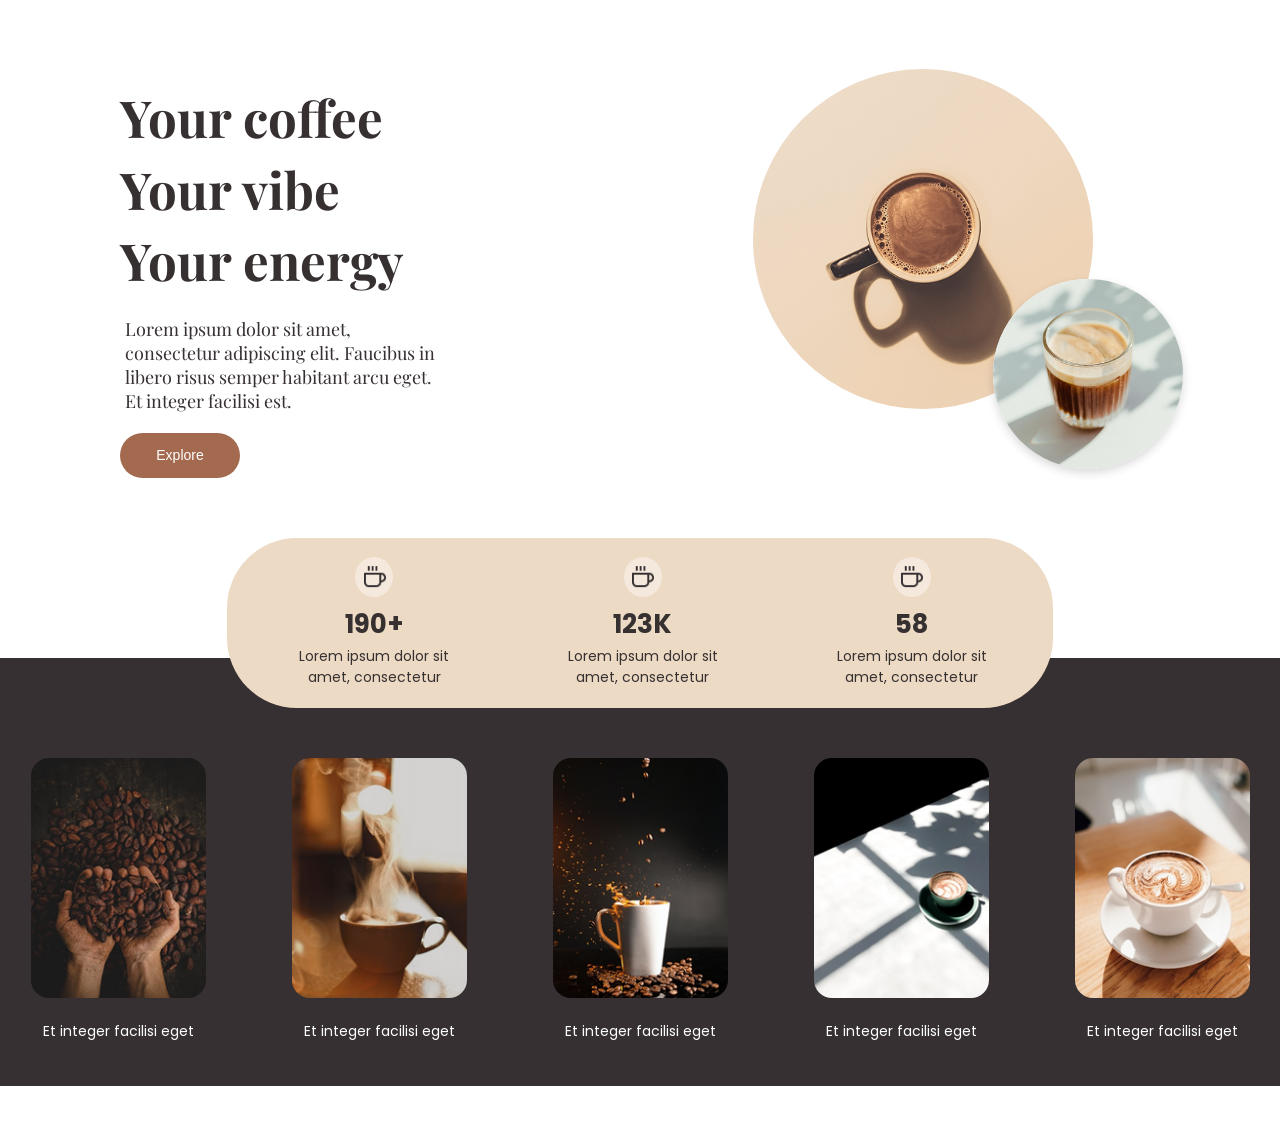
<file: coffee/index.html>
<!DOCTYPE html>
<html lang="en">
<head>
  <meta charset="UTF-8" />
  <meta name="viewport" content="width=device-width, initial-scale=1.0" />
  <title>Coffee Vibe</title>
  <link href="https://fonts.googleapis.com/css2?family=Playfair+Display:wght@400;600;700&display=swap" rel="stylesheet">
  <link href="https://fonts.googleapis.com/css2?family=Poppins:wght@400;600;700&display=swap" rel="stylesheet">
  <link rel="stylesheet" href="style.css" />
</head>
<body>
  <div class="container">
    <!-- Hero Section: Two Columns -->
    <section class="hero-grid">
      <!-- Left: Text -->
      <div class="hero-text">
        <h1>Your coffee<br>Your vibe<br>Your energy</h1>
        <p>Lorem ipsum dolor sit amet, consectetur adipiscing elit. Faucibus in libero risus semper habitant arcu eget. Et integer facilisi est.</p>
        <button>Explore</button>
      </div>

     <!-- Right: Overlapping Circle Images -->
<div class="image-overlap">
    <div class="circle main">
      <img src="image/coffee-top.png" alt="Top View Coffee" />
    </div>
    <div class="circle overlay">
      <img src="image/iced-coffee.png" alt="Iced Coffee" />
    </div>
  </div>
  
    </section>

    <!-- Stats Section -->
    <section class="stats">
      <div class="stat-box">
        <div class="stat-image">
      <img src="image/coffee.png" alt="Coffee" />
    </div>
        <h2>190+</h2>
        <p>Lorem ipsum dolor sit amet, consectetur</p>
      </div>
      <div class="stat-box">
        <div class="stat-image">
      <img src="image/coffee.png"alt="Coffee" />
    </div>
        <h2>123K</h2>
        <p>Lorem ipsum dolor sit amet, consectetur</p>
      </div>
      <div class="stat-box">
        <div class="stat-image">
      <img src="image/coffee.png" alt="Coffee" />
    </div>
        <h2>58</h2>
        <p>Lorem ipsum dolor sit amet, consectetur</p>
      </div>
    </section>

    <!-- Gallery Section -->
    <section class="gallery">
      <div class="gallery-item">
        <img src="image/coffee1.png" alt="Coffee 1" />
        <p>Et integer facilisi eget</p>
      </div>
      <div class="gallery-item">
        <img src="image/coffee2.png" alt="Coffee 2" />
        <p>Et integer facilisi eget</p>
      </div>
      <div class="gallery-item">
        <img src="image/coffee3.png" alt="Coffee 3" />
        <p>Et integer facilisi eget</p>
      </div>
      <div class="gallery-item">
        <img src="image/coffee4.png" alt="Coffee 4" />
        <p>Et integer facilisi eget</p>
      </div>
      <div class="gallery-item">
        <img src="image/coffee5.png" alt="Coffee 5" />
        <p>Et integer facilisi eget</p>
      </div>
    </section>
  </div>
</body>
</html>
</file>
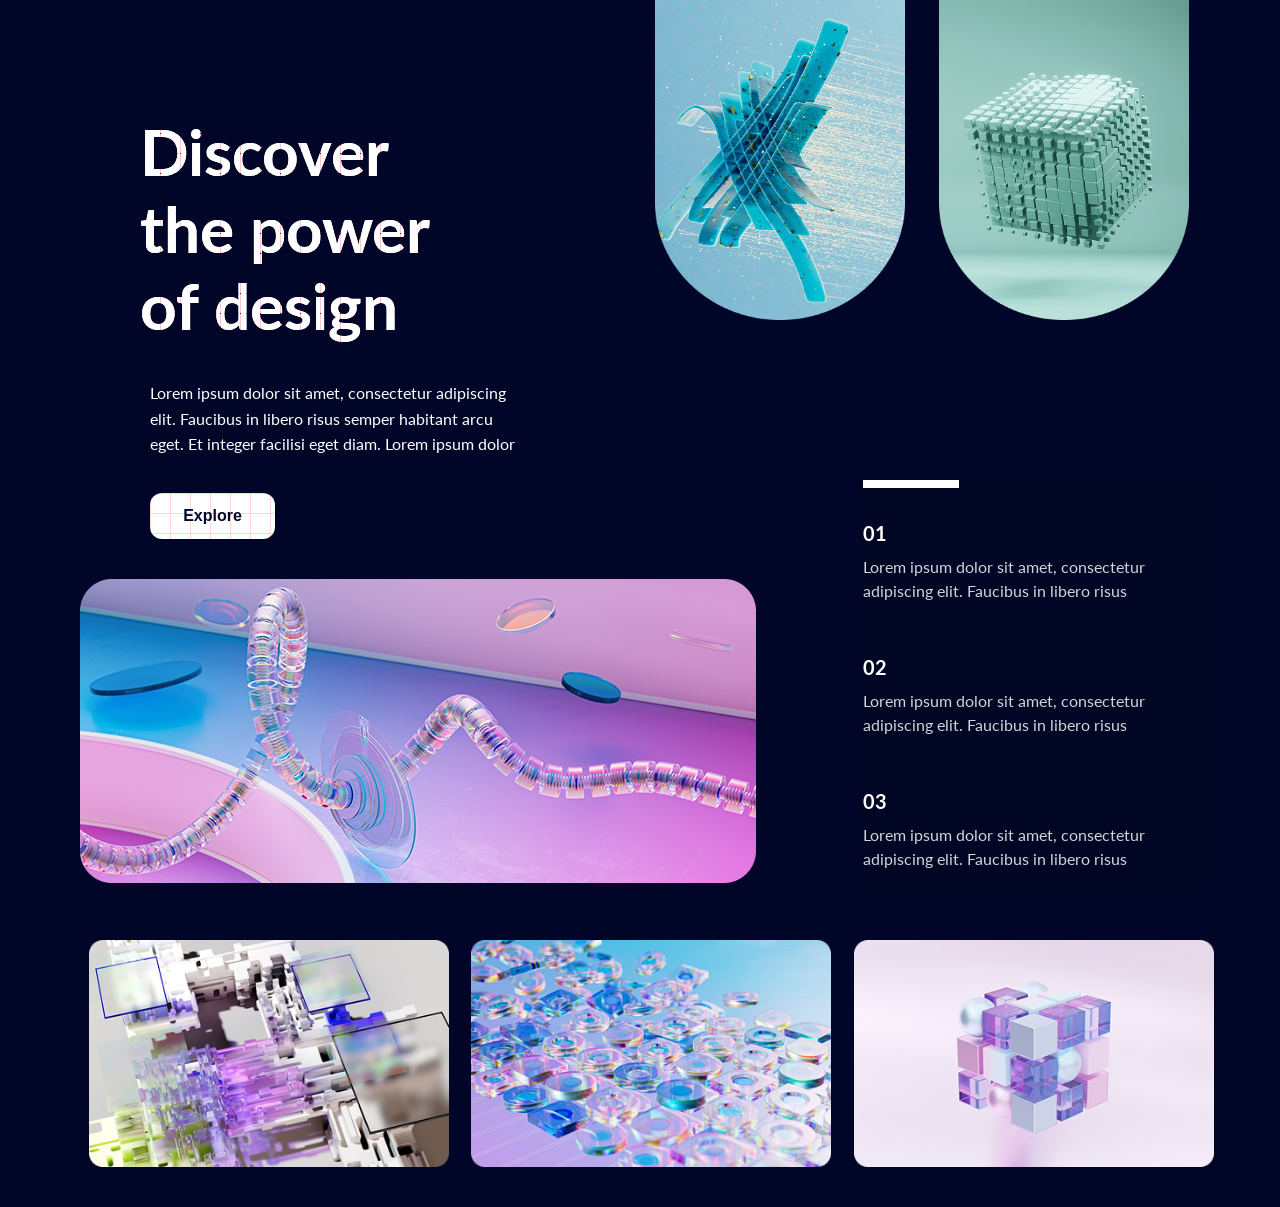
<file: discover/index.html>
<!DOCTYPE html>
<html lang="en">
<head>
  <meta charset="UTF-8" />
  <meta name="viewport" content="width=device-width, initial-scale=1.0"/>
  <title>Discover Design</title>
  <link rel="stylesheet" href="style.css" />
  <link href="https://fonts.googleapis.com/css2?family=Lato:wght@300;400;700;900&display=swap" rel="stylesheet">
</head>
<body>
  <section class="main-section">
    <div class="content">
      <h1>Discover<br>the power<br>of design</h1>
</div>
    <div class="right-art">
      <img src="gallery/11.png" alt="3D Art 1">
      <img src="gallery/12.png" alt="3D Art 2">
    </div>
  </section>
  <div class="main-body">
  <div class="body1">
    <div class="content1">
    <p>Lorem ipsum dolor sit amet, consectetur adipiscing elit. Faucibus in libero risus semper habitant arcu eget. Et integer facilisi eget diam. Lorem ipsum dolor</p>
      <button>Explore</button>
      </div>
    <div class="picture">
      <img src="gallery/image.png" alt="picture">
      </div>
  </div>
  <div class="body2">
    <div class="square">
      <img src="gallery/square.png" alt="square">
      </div>
    <div class="steps">
        <div><strong>01</strong><p>Lorem ipsum dolor sit amet, consectetur adipiscing elit. Faucibus in libero risus</p></div>
        <div><strong>02</strong><p>Lorem ipsum dolor sit amet, consectetur adipiscing elit. Faucibus in libero risus</p></div>
        <div><strong>03</strong><p>Lorem ipsum dolor sit amet, consectetur adipiscing elit. Faucibus in libero risus</p></div>
      </div>
  </div>
  </div>
  <div class="footer">
    <div class="image-row">
        <img src="gallery/1.png" alt="Image 1">
        <img src="gallery/2.png" alt="Image 2">
        <img src="gallery/3.png" alt="Image 3">
      </div>
  </div>
</body>
</html>
</file>
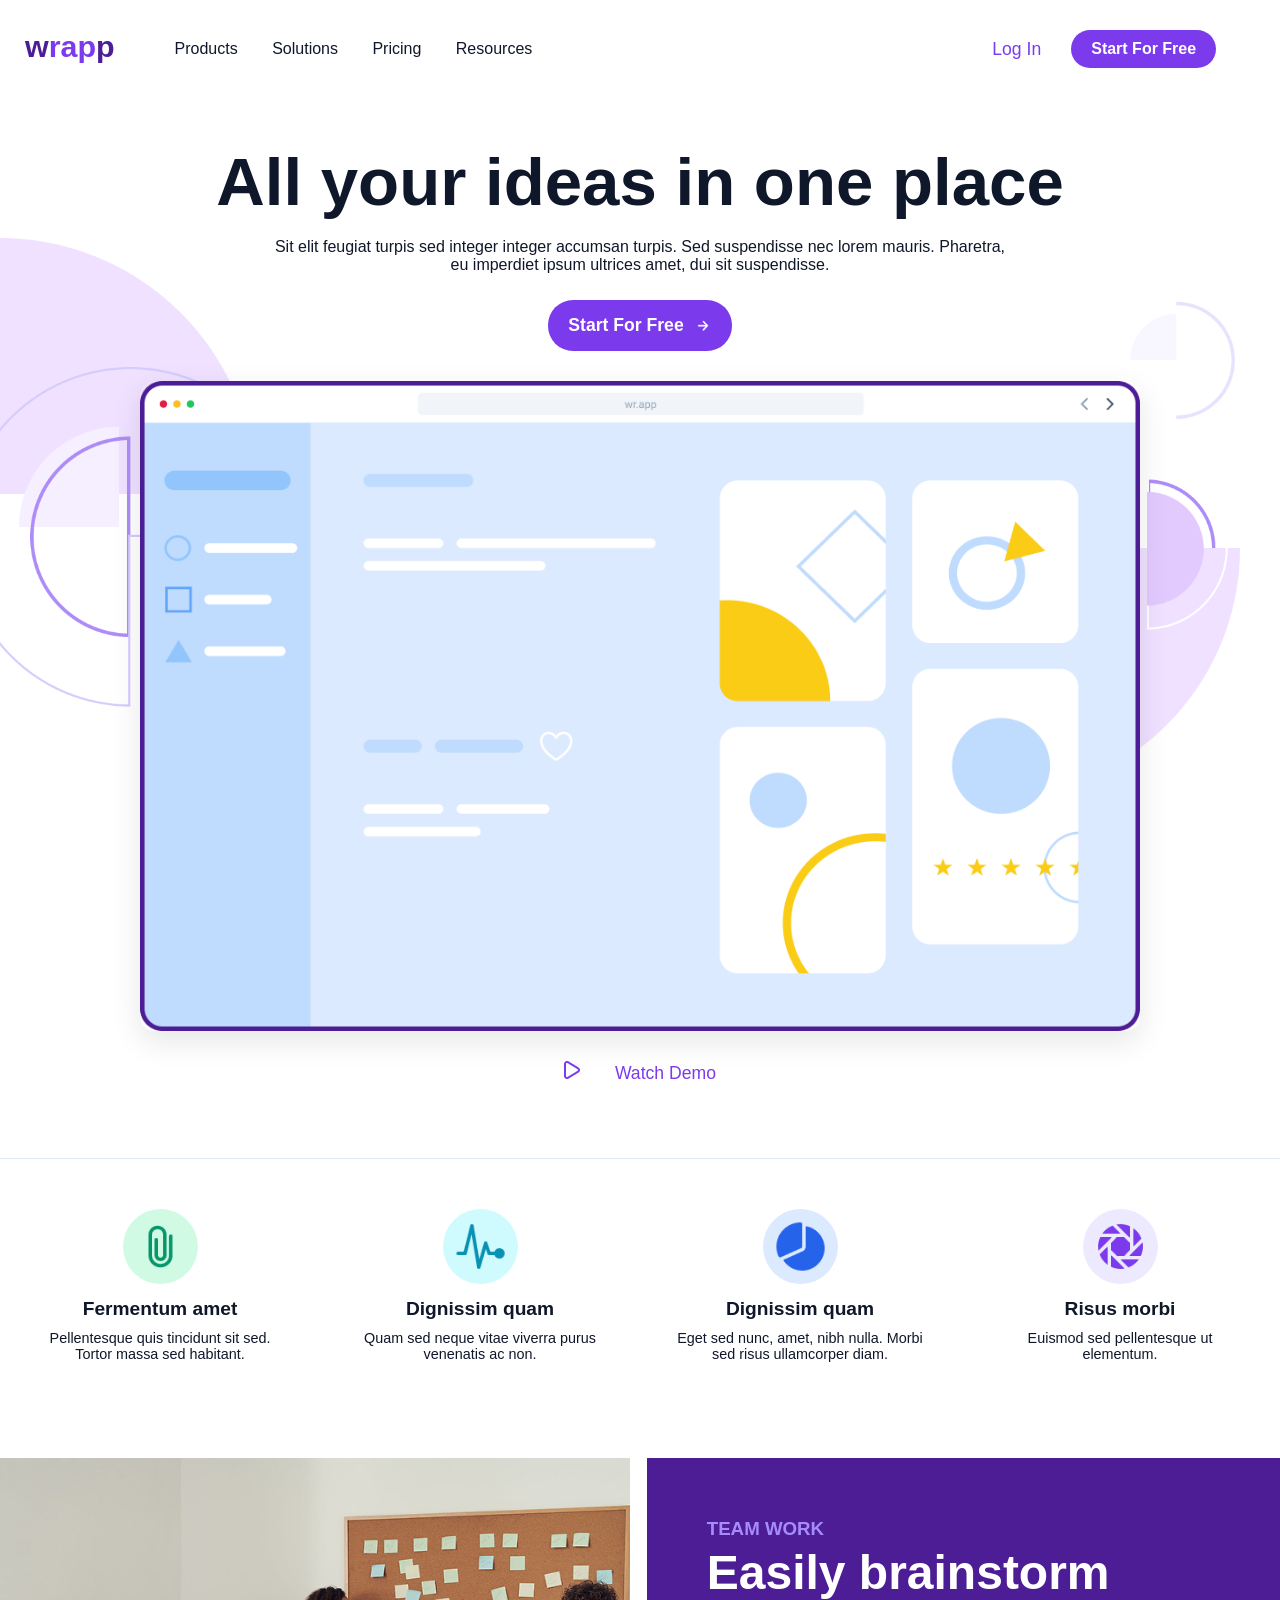
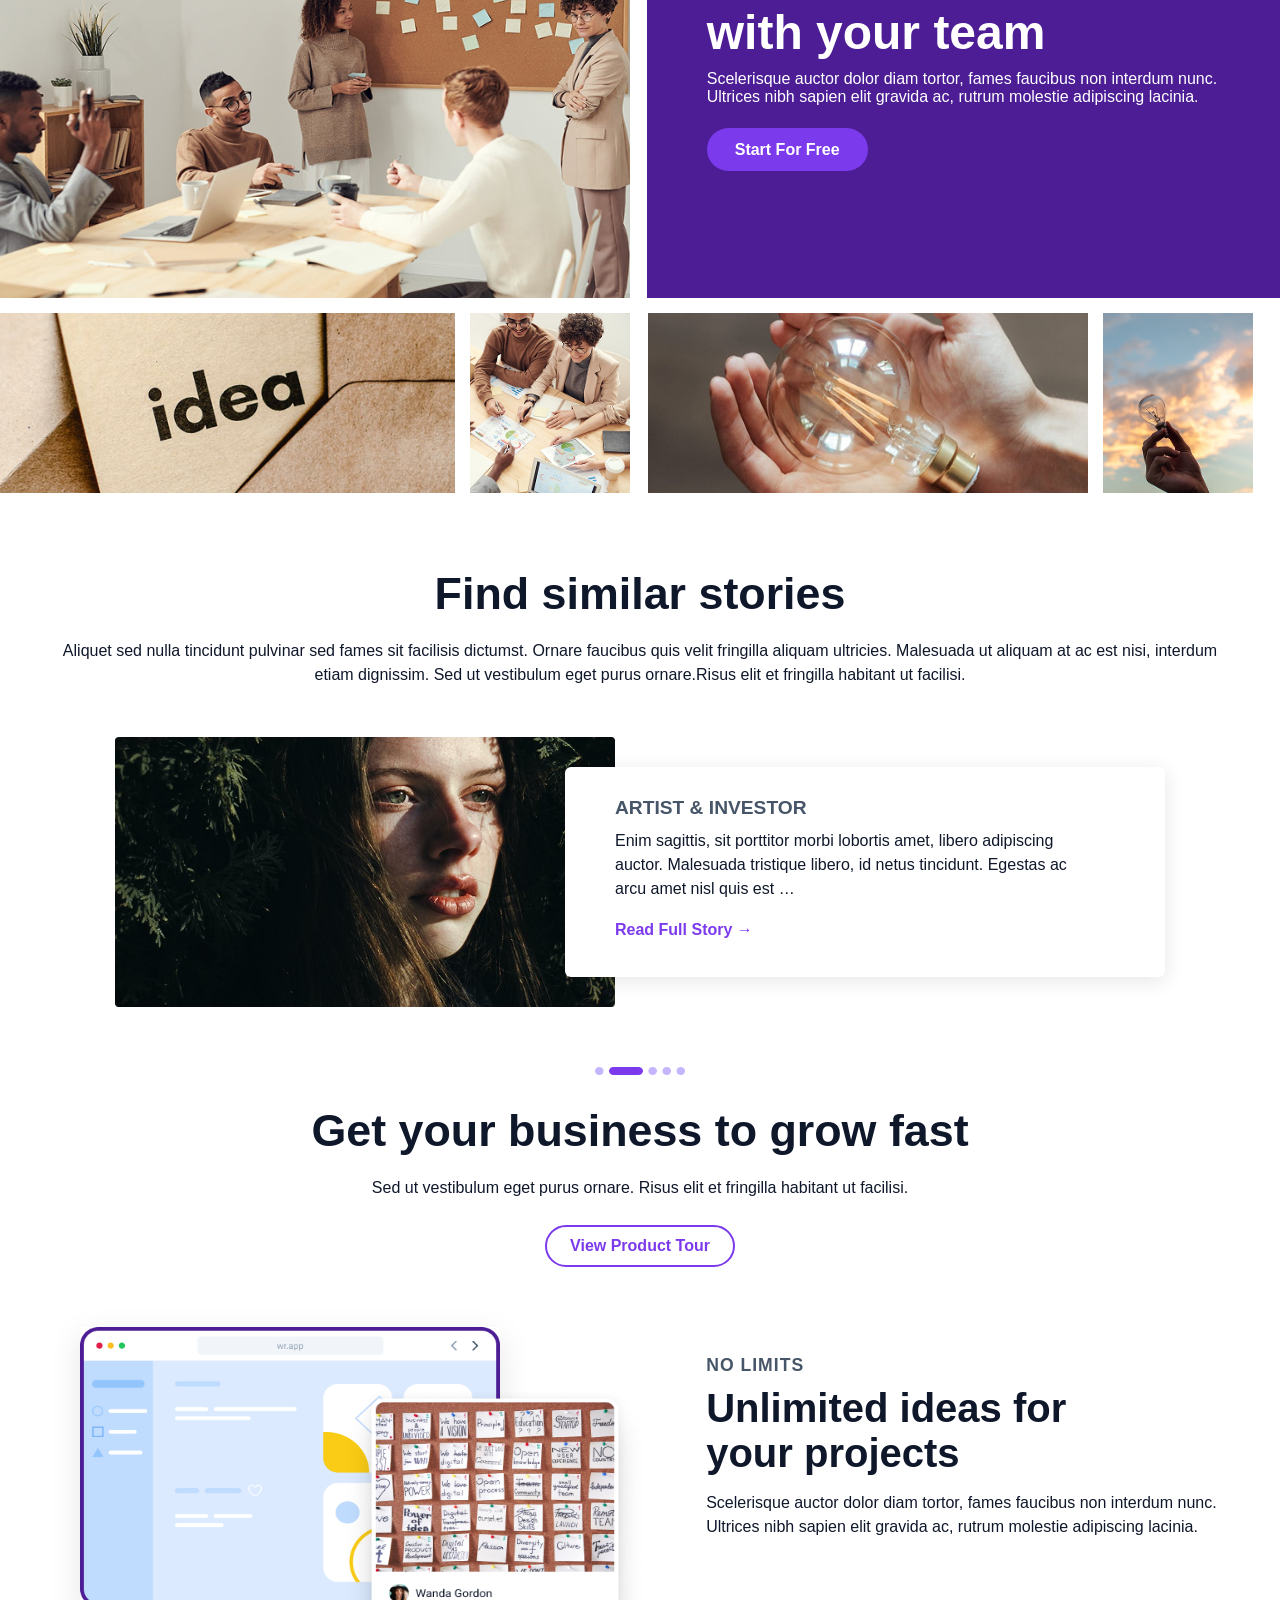
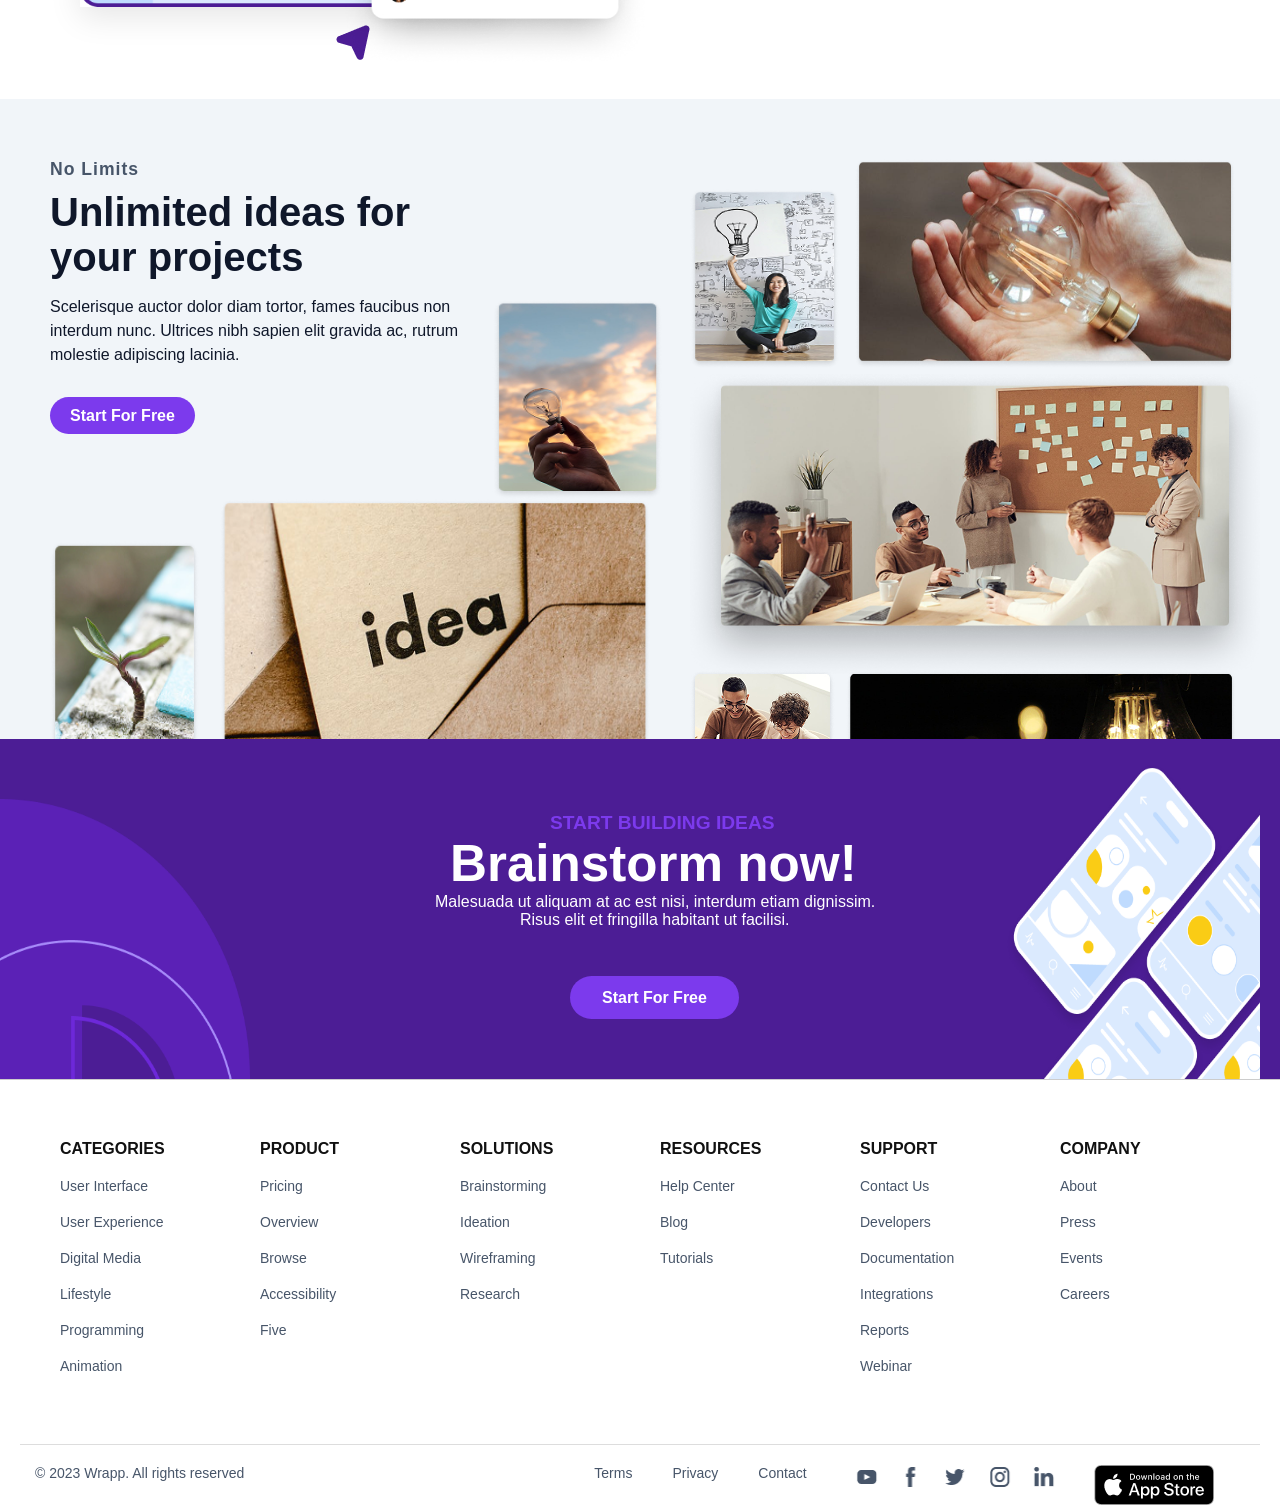
<file: landing page/index.html>
<!DOCTYPE html>
<html lang="en">
<head>
  <meta charset="UTF-8" />
  <meta name="viewport" content="width=device-width, initial-scale=1.0"/>
  <title>Landing Page</title>
  <link rel="stylesheet" href="styles.css"/>
</head>
<body>
  <header class="navbar">
    <div class="logo">
        <h3 class="a1">w</h3><h3 class="a2">rap</h3><h3 class="a3">p</h3>
    </div>
    <nav class="nav-links">
      <a href="#">Products</a>
      <a href="#">Solutions</a>
      <a href="#">Pricing</a>
      <a href="#">Resources</a>
    </nav>
    <div class="auth-links">
      <a href="#" class="login">Log In</a>
      <a href="#" class="btn-purple">Start For Free</a>
    </div>
  </header>

<section class="hero">
  <div class="hero-content">
    <h1>All your ideas in one place</h1>
  </div>
  <div class="hero-bottom">
 <img src="images/Ellipses.png" alt="Ellipse Left" class="ellipse ellipse-left" />
<img src="images/Ellipses1.png" alt="Ellipse Right" class="ellipse ellipse-right" />
    <div class="content-bottom">
      <p>
        Sit elit feugiat turpis sed integer integer accumsan turpis.
        Sed suspendisse nec lorem mauris. Pharetra, eu imperdiet ipsum ultrices amet,
        dui sit suspendisse.
      </p>
      <a href="#" class="btn-purple large">
        Start For Free
       <img src="images/arrow-right.png" alt="arrow" class="arrow-img">
      </a>

    </div>
    <div class="hero-screen">
    <div class="hero-image">
      <img src="images/Desktop.png" alt="UI Screen Mockup" />
    </div>  
    <a href="#" class="btn-icon">
         <img src="images/Vector.png" alt="Icon" class="btn-icon-img" />
          Watch Demo</a>
    </div>
  </div>
</section>
<section class="middle">
    <div class="card">
   <img src="images/attach.png" alt="Sample" class="card-img1" />
  <h2 class="card-title">Fermentum amet</h2>
  <p class="card-text">Pellentesque quis tincidunt sit sed. Tortor massa sed habitant.</p>
</div>
<div class="card">
   <img src="images/pulse.png" alt="Sample" class="card-img2" />
  <h2 class="card-title">Dignissim quam</h2>
  <p class="card-text">Quam sed neque vitae viverra purus venenatis ac non.</p>
</div>
<div class="card">
   <img src="images/pie-chart.png" alt="Sample" class="card-img3" />
  <h2 class="card-title">Dignissim quam</h2>
  <p class="card-text">Eget sed nunc, amet, nibh nulla. Morbi sed risus ullamcorper diam.</p>
</div>
<div class="card">
   <img src="images/aperture.png" alt="Sample" class="card-img4" />
  <h2 class="card-title">Risus morbi</h2>
  <p class="card-text">Euismod sed pellentesque ut elementum.</p>
</div>
</section>
<section class="middle-picture">
    <div class="middle1">
        <div class="p-11">
            <img src="images/Picture.png" alt="picture" class="picture" />
        </div>
        <div class="p-12">
            <h3 >TEAM WORK</h3>
            <h1>Easily brainstorm</h1>
            <h1>with your team</h1>
            <p>Scelerisque auctor dolor diam tortor, fames faucibus non interdum nunc. Ultrices nibh sapien elit gravida ac, rutrum molestie adipiscing lacinia.</p>
            <a href="#" class="btn-purple2">Start For Free</a>
        </div>
    </div>
    <div class="middle2">
        <div class="m-21">
           <div class="m-211">
            <img src="images/Picture1.png" alt="picture" class="picture" />
        </div>
        <div class="m-212">
            <img src="images/Picture2.png" alt="picture" class="picture" />
        </div>
        </div>
        <div class="m-22">
                <div class="m-221">
            <img src="images/Picture3.png" alt="picture" class="picture" />
        </div>
        <div class="m-222">
            <img src="images/Picture4.png" alt="picture" class="picture" />
        </div>
        </div>
    </div>
</section>
<section class="info">
    <h1>Find similar stories</h1>
    <p class="info-p">Aliquet sed nulla tincidunt pulvinar sed fames sit facilisis dictumst. Ornare faucibus quis velit fringilla aliquam ultricies.
Malesuada ut aliquam at ac est nisi, interdum etiam dignissim. Sed ut vestibulum eget purus ornare.Risus elit et fringilla habitant ut facilisi.
</p>
<div class="info-pic">
  <img src="images/Picture5.png" alt="Info" class="info-img" />
  <div class="info-text">
    <p class="p1">ARTIST & INVESTOR</p>
    <p class="p2">Enim sagittis, sit porttitor morbi lobortis amet, libero adipiscing auctor. Malesuada tristique libero, id netus tincidunt. Egestas ac arcu amet nisl quis est …</p>
  <a href="#" class="Story">Read Full Story →</a>
  </div>
</div>
  <img src="images/Slider.png" alt="Slider" class="Slider" />
</section>

<section class="info-2">
    <h1>Get your business to grow fast</h1>
    <p class="info2-p">Sed ut vestibulum eget purus ornare. Risus elit et fringilla habitant ut facilisi.</p>
    <a href="#" class="btn-purple3">View Product Tour</a>
<div class="limits-part">
    <div class="images1">
  <img src="images/Desktop1.png" alt="info" class="I-1" />
  <img src="images/Content Box.png" alt="info" class="I-2" />
</div>
<div class="limits-content">
    <p class="l-1">NO LIMITS</p>
    <h2>Unlimited ideas for</h2>
    <h2>your projects</h2>
    <p class="l-2">Scelerisque auctor dolor diam tortor, fames faucibus non interdum nunc. Ultrices nibh sapien elit gravida ac, rutrum molestie adipiscing lacinia.</p>
</div>
</div>
</section>
<img src="images/cursor-pointer.png" alt="cursor-pointer" class="cursor-pointer" />

 <section class="ideas-section">
    <div class="ideas-1">
        <div class="part-11">
      <div class="ideas-text">
      <p class="section-label">No Limits</p>
      <h2 class="section-title">Unlimited ideas for your projects</h2>
      <p class="section-description">
        Scelerisque auctor dolor diam tortor, fames faucibus non interdum nunc. 
        Ultrices nibh sapien elit gravida ac, rutrum molestie adipiscing lacinia.
      </p>
      <a href="#" class="btn-purple">Start For Free</a>
    </div>
    <div class="part-11-image">
         <img src="images/Picture6.png" class="img1" alt="Creative Idea 1" />
    </div>
        </div>
    <div class="part-12">
         <img src="images/Picture11.png" class="img2" alt="Creative Idea 2" />
         <img src="images/Picture10.png" class="img3" alt="Creative Idea 3" />
    </div>
</div>
<div class="ideas-2">
  <div class="part-21-image1">
         <img src="images/Picture7.png" class="img4" alt="Creative Idea 4" />
         <img src="images/Picture8.png" class="img5" alt="Creative Idea " />
    </div>
    <div class="part-21-image2">
        <img src="images/Picture9.png" class="img6" alt="Creative Idea 6" />
    </div>
    <div class="part-21-image3">
         <img src="images/Picture12.png" class="img7" alt="Creative Idea 7" />
         <img src="images/Picture13.png" class="img8" alt="Creative Idea 8" />
    </div>
</div>
  </section>
<section class="brainstorm"> 
        <img src="images/Ellipses3.png" alt="Ellipses3" class="Ellipses3">

    <div class="brain-content">
        <p class="brain-p">START BUILDING IDEAS</p>
            <h1>Brainstorm now!</h1>
            <p>Malesuada ut aliquam at ac est nisi, interdum etiam dignissim.</p>
             <p class="brain-p2">Risus elit et fringilla habitant ut facilisi.</p>
            <a href="#" class="btn-purple4">Start For Free</a>
    </div>
    <img src="images/Iphones.png" alt="Iphones" class="Iphones">
</section>

<footer class="footer">
  <div class="footer-container">
    <div class="footer-column">
      <h4>CATEGORIES</h4>
      <ul>
        <li>User Interface</li>
        <li>User Experience</li>
        <li>Digital Media</li>
        <li>Lifestyle</li>
        <li>Programming</li>
        <li>Animation</li>
      </ul>
    </div>
    <div class="footer-column">
      <h4>PRODUCT</h4>
      <ul>
        <li>Pricing</li>
        <li>Overview</li>
        <li>Browse</li>
        <li>Accessibility</li>
        <li>Five</li>
      </ul>
    </div>
    <div class="footer-column">
      <h4>SOLUTIONS</h4>
      <ul>
        <li>Brainstorming</li>
        <li>Ideation</li>
        <li>Wireframing</li>
        <li>Research</li>
      </ul>
    </div>
    <div class="footer-column">
      <h4>RESOURCES</h4>
      <ul>
        <li>Help Center</li>
        <li>Blog</li>
        <li>Tutorials</li>
      </ul>
    </div>
    <div class="footer-column">
      <h4>SUPPORT</h4>
      <ul>
        <li>Contact Us</li>
        <li>Developers</li>
        <li>Documentation</li>
        <li>Integrations</li>
        <li>Reports</li>
        <li>Webinar</li>
      </ul>
    </div>
    <div class="footer-column">
      <h4>COMPANY</h4>
      <ul>
        <li>About</li>
        <li>Press</li>
        <li>Events</li>
        <li>Careers</li>
      </ul>
    </div>
  </div>

  <div class="footer-bottom">
    <p class="wrap">© 2023 Wrapp. All rights reserved</p>
        <p>Terms</p>
        <p>Privacy</p>
        <p>Contact</p>
    <div class="footer-links">
      <a href="#"><img src="images/youtube.png" alt="YouTube" /></a>
      <a href="#"><img src="images/facebook.png" alt="Facebook" /></a>
      <a href="#"><img src="images/twitter.png" alt="Twitter" /></a>
      <a href="#"><img src="images/instagram.png" alt="Instagram" /></a>
      <a href="#"><img src="images/linkedin.png" alt="LinkedIn" /></a>
    </div>
     <a href="#"><img src="images/Button.png" alt="LinkedIn" class="appstore"/></a>
  </div>
</footer>


</body>
</html>
</file>
<file: coffee/style.css>
body {
    font-family: Playfair Display;
    margin: 0;
    background: #ffffff;
    overflow-x: hidden;
  }
  
  .container {
  
    margin: auto;
  
  }
  
  /* Two-column hero layout */
  .hero-grid {
    display: grid;
    grid-template-columns: 1fr 1fr;
    align-items: center;
    margin-bottom: 60px;
    margin-left: 60px;
    margin-right: 70px;
  }
  .hero-text {
      margin-top: 40px;
      padding-left: 60px;
  } 
  .hero-text h1 {
    font-size: 51px;
    line-height: 1.4;
    margin-bottom: 20px;
    color: #363031;
  }
  
  .hero-text p {
    color: #363031;
    max-width: 500px;
    margin-bottom: 20px;
    padding-right: 200px;
    padding-left: 5px;
    font-size: 18px;
  }
  
  .hero-text button {
    padding: 10px 24px;
    background: #A36A4F;
    color: white;
    border: none;
    border-radius: 24px;
    cursor: pointer;
    font-size: 14px;
    height: 45px;
    width: 120px;
  }
  
  /* Circle Images */
  .image-overlap {
    position: relative;
    width: fit-content;
    margin: auto;
  }
  
  .circle {
    border-radius: 50%;
    overflow: hidden;
  }
  
  .circle.main {
    width: 340px;
    height: 340px;
    background-color: #f2dfd0;
    display: flex;
    align-items: center;
    justify-content: center;
  }
  
  .circle.main img {
    width: 100%;
    height: 100%;
    object-fit: cover;
  }
  
  .circle.overlay {
    width: 190px;
    height: 190px;
    position: absolute;
    bottom: -60px;
    right: -90px;
    background-color: white;
    box-shadow: 0 4px 10px rgba(0, 0, 0, 0.15);
  }
  
  .circle.overlay img {
    width: 100%;
    height: 100%;
    object-fit: cover;
  }
  
  /* Stats */
.stats {
  font-family: Poppins;
  background: #ECDAC4;
  display: flex;
  justify-content: space-around;
  margin-bottom: 20px;
  padding-left: 80px;
  padding-right: 80px;
  padding: 10px;
  border-radius: 70px;
  height: 150px;
  width: 63%;
  margin: auto;
  position: relative;
  z-index: 2;
  margin-bottom: -50px; 
}

.stat-box {
  display: flex;
  flex-direction: column;
  align-items: center;
  justify-content: center;
  text-align: center;
  margin-left:16px;
  margin-right: 10px;
  
}

.stat-image {
  border-radius: 50%;
  width: 38px;
  height: 40px;
  display: flex;
  align-items: center;
  justify-content: center;
  background-color: rgba(255, 255, 255, 0.4); 
  margin-bottom: 4px;
}

.stat-image img {
  width: 23px;
  height: 23px;
  display: block;
}

.stat-box h2 {
  font-size: 26px;
  color: #363031;
  margin: 4px 0 2px;
 
}

.stat-box p {
  font-size: 14px;
  color: #363031;
  margin: 0;
  padding-left: 38px;
  padding-right: 38px;
}

  
  /* Gallery */
  .gallery {
    font-family: Poppins;
    background: #363032;
    display: grid;
    grid-template-columns: repeat(auto-fit, minmax(160px, 1fr));
    gap: 25px;
    position: relative;
    z-index: 1;
    padding-top: 100px;
    padding-bottom: 30px;
    margin-bottom: 60px;

  }
  
  .gallery-item {
    text-align: center;
 
  }
  
  .gallery-item img {
    width: 175px;
    height: 240px;
    object-fit: cover;
    border-radius: 18px;
    margin-bottom: 2px;
   
  }
  
  .gallery-item p {
    font-size: 14px;
    color: white;
  }
  
  /* Responsive */
  @media (max-width: 768px) {
    .hero-grid {
      grid-template-columns: 1fr;
      text-align: center;
    }
  
    .circle.overlay {
      right: 20px;
      bottom: -20px;
    }
  }
</file>
<file: discover/style.css>
body {
  margin: 0;
   font-family: 'Lato', sans-serif;
  background-color: #010629;
  color: #FFFFFF;
  overflow-x: hidden;
}

.main-section {
  display: flex;
  justify-content: space-between;
  align-items: flex-start;
  gap: 30px;
}

.content {
  display: flex;
  flex-direction: column;
  flex: 1;
  width: 50%;
  margin-left: 140px;
  margin-top: 60px;
}

.content h1 {
  font-size: 64px;
  margin-bottom: 20px;
  cursor: pointer;
  background-image:
    linear-gradient(to right, rgba(255, 0, 0, 0.215) 1px, rgba(255, 255, 255, 1) 1px),
    linear-gradient(to bottom, rgba(255, 0, 0, 0.3) 1px, rgba(255, 255, 255, 1) 1px);
  background-size: 20px 20px;
  background-repeat: repeat;

  color: transparent;
  -webkit-background-clip: text;
  background-clip: text;
}

.content1 p {
  line-height: 1.6;
  padding-right: 60px;
  margin-left: 150px;
  width: 380px;
}
.content1 button {
  margin-left: 150px;
  margin-top: 20px;
  margin-bottom: 40px;
  padding: 12px 24px;
  width: 125px;
  height: 46px;
  background-color: white;
  color: #01062D;
  border: none;
  border-radius: 12px;
  cursor: pointer;
  font-weight: 600;
  font-size: 16px;
  background-image:
    linear-gradient(to right, rgba(255, 0, 0, 0.151) 1px, transparent 1px),
    linear-gradient(to bottom, rgba(255, 0, 0, 0.151) 1px, transparent 1px);
  background-size: 20px 20px; 
}


.right-art {
  width: 50%;
  gap: 20px;
  align-items: center;
  flex-shrink: 0;
}

.right-art img {
  width: 250px;
  height: 320px;
  padding-right: 15px;
  padding-left: 15px;
  /* border-radius: 10px; */
}
.picture img{
    padding-left: 80px;
    border-radius: 12px;
}

.main-body{
    display: flex;

}
.body1{
   display: flex;
    flex-direction: column;
    width: 60%;
}
.body2{
  margin-top: 116px;
  background-color: #010625;
  height: 410px;
  width: 350px;
  margin-left: 90px ;
  margin-right: 30px;
  padding-left: 5px;
}
.square img{
    margin-bottom: 30px;
}
.steps {
  display: flex;
  flex-direction: column;
  gap: 36px; 
}

.steps div {
  display: flex;
  flex-direction: column; 
  gap: 10px;
}

.steps strong {
  font-size: 20px;
}

.steps p {
    color: #ffffffd3;
  font-size: 16px;
  line-height: 1.5;
  margin-top: 0; 
  padding-right: 50px;
}

.image-row {
  display: flex;
  justify-content: space-evenly;
  padding-left: 60px;
  gap: 10px;
  margin: 50px 54px 40px 16px ;

}

.image-row img {
  width: 360px;
  border-radius: 10px;
  object-fit: cover;
}
</file>
<file: landing page/styles.css>
* {
  margin: 0;
  padding: 0;
  box-sizing: border-box;
  color: #0F172A;
  font-family: 'Segoe UI', sans-serif;
}

.body{
    overflow-x: hidden;
}
a {
  text-decoration: none;
}

.navbar {
  display: flex;
  align-items: center;
  padding: 25px ;
  position: relative;
  z-index: 10;
}

.logo {
  font-size: 26px;
  font-weight: bold;
}

.a1 {
  display: inline-block;
  color: #4C1D95;
}

.a2 {
  display: inline-block;
  color: #7C3AED;
}

.a3 {
  display: inline-block;
  color: #4C1D95;
}
.nav-links{
   margin-left: 60px;
   margin-right: 230px;
   padding-top: 5px;
}
.nav-links a {
  margin-right: 30px;
  font-weight: 500;
  color: #0F172A;
}
.nav-links a:hover {
  color:#4C1D95;
}

.auth-links {
  display: flex;
  align-items: center;
  margin-left: 200px;
  padding-top: 5px;
}


.login {
  margin-right: 30px;
  color: #7C3AED;
  font-weight: 500;
  font-size: 1.1rem;
}
.login:hover {
  color:#4C1D95;
}


.btn-purple {
  background-color: #7C3AED;
  color: white;
  padding: 10px 20px 10px 20px;
  border-radius: 25px;
  font-weight: 600;
  transition: background 0.3s;
}

.btn-purple:hover {
  background-color: #6b21a8;
}

.hero {
  margin-top: 40px;
  position: relative;
  text-align: center;
  overflow: hidden;
}
.hero-content {
  position: relative;
  z-index: 1;
}
.hero-content h1 {
   color: #0F172A;
   font-size: 4.2rem;
   padding: 10px;
   margin-bottom: 8px;
}

.hero-bottom {
  height: 920px;
  position: relative;
  z-index: 1;


}
.ellipse {
  position: absolute;
  z-index: 0;
  opacity: 0.7;
  pointer-events: none;
}

.ellipse-left {
  top: 0;
  left: 0;
  width: 300px;
}

.ellipse-right {
  position: absolute;
  top: 60px;        
  right: 40px;     
  width: 500px;
}

.content-bottom{
  display: flex;
  flex-direction: column; 
  align-items: center;
  justify-content: center;
  text-align: center;
}
.content-bottom p {
  color: #0F172A;
  font-size: 1.1 rem;
  max-width: 740px;
}
.content-bottom .btn-purple.large {
  display: inline-flex;
  align-items: center;
  gap: 10px;            
  margin-top: 26px;
  padding: 15px 20px 15px 20px;
  font-size: 1.1rem;
  background-color: #7C3AED;

  border-radius: 25px;
  text-decoration: none;
  font-weight: bold;
}
.content-bottom .btn-purple.large:hover {
  background-color: #6b21a8;

}
.arrow-img {
  width: 18px;
  height: 18px;
}

.hero-screen{
    display: flex;
    flex-direction: column; 
}
.hero-image {
  margin-top: 30px;
  position: relative;
  z-index: 1;

}

.hero-image img {
  max-width: 100%;
  height: 650px;
  border-radius: 15px;
  box-shadow: 0px 10px 30px rgba(0, 0, 0, 0.1); 
}
.btn-icon {
  margin-top: 20px;
  color:#7C3AED;
  font-weight: 500;
  font-size: 1.1rem;
  text-decoration: none;
  transition: color 0.3s;
}

.btn-icon:hover {
  color:#4C1D95;
}

.btn-icon-img {
    padding-top: 6px;
    padding-right: 30px;
}
.middle {
  display: flex;
  height: 250px;
  border-top: 1.5px solid #E2E8F0;
  margin-bottom: 50px;
}
.card {
  width: 290px;
  text-align: center;
  padding: 20px;
  margin: 30px auto;
}

.card-img1 {
  width: 75px;
  height: auto;
  padding: 10px;
  margin-bottom: 10px;
  background: #D1FAE5;
  border-radius: 50%;
}

.card-img2 {
  width: 75px;
  height: auto;
  padding: 10px;
  margin-bottom: 10px;
  background: #CFFAFE;
  border-radius: 50%;
}

.card-img3 {
  width: 75px;
  height: auto;
  padding: 10px;
  margin-bottom: 10px;
  background: #DBEAFE;
  border-radius: 50%;
}

.card-img4 {
  width: 75px;
  height: auto;
  padding: 10px;
  margin-bottom: 10px;
  background: #EDE9FE;
  border-radius: 50%;
}


.card-title {
  font-size: 1.2rem;
  margin-bottom: 10px;
}

.card-text {
  font-size: 0.9rem;
}
.middle-picture{
    height: 700px;

}
.middle1{
    height:440px;
    display: flex;
}
.p-11{
    width: 50%;
    margin-right: 15px;
}
.p-11 img{
    width: 630px;
    height:440px;
}
.p-12{
    width: 50%;
    background-color: #4C1D95;
    padding: 60px;
} 
.p-12 h3{
    color: #A78BFA;
}
.p-12 h1{
    color: #ffffff;
    font-size: 3rem;
    padding-top: 5px;
}
.p-12 p{
    color: #ffffff;
    padding-top: 10px;
    padding-bottom: 35px;
}
.btn-purple2 {
  background-color: #7C3AED;
  color: white;
  padding: 13px 28px 13px 28px;
  border-radius: 25px;
  font-weight: 600;
  transition: background 0.3s;
}

.btn-purple2:hover {
  background-color: #6b21a8;
}
.middle2{
    height:180px;
    margin-top: 15px;
    display: flex;
}
.m-21{
    width: 50%;
    display: flex;
    margin-right: 15px;

}
.m-211 img{
    width: 455px;
    height: 180px;
    margin-right: 15px;
}
.m-212 img{
    width: 160px;
    height: 180px;
}
.m-22{
    width: 50%;
    display: flex;
}
.m-221 img{
    width: 440px;
    height: 180px;
    margin-right: 15px;
}
.m-222 img{
    width: 150px;
    height: 180px;
}
.info{
    display: flex;
    flex-direction: column;
    align-items: center;
    justify-content: center;
    align-items: center;
    margin-top: 10px;

}
.info h1{
    font-size: 2.8rem;
    margin-bottom: 20px;
}
.info-p {
  text-align: center;
  padding-left: 60px;
  padding-right: 60px;
  line-height: 1.5;
}

.info-pic {
  display: flex;
  align-items: center;
  position: relative;
  margin-top: 50px;
  margin-bottom: 50px;
}

.info-img {
  width: 500px;
  height: 270px;
  z-index: 1;
}

.info-text {
  width: 600px;
  height: 210px;
  margin-left: -50px; 
  border-radius: 6px;
  background: white;  
  padding: 20px;
  z-index: 2;
  display: block;
  text-align: left;
  box-shadow: 0 4px 20px rgba(0, 0, 0, 0.1);
}
.p1 {
    padding-left: 30px;
    padding-bottom: 10px;
    padding-top: 10px;
    font-weight: 600;
    color: #475569;
    font-size: 1.2rem;
}
.p2 {
  padding-left: 30px;
  padding-right: 45px;
  line-height: 1.5;
  font-size: 1rem;
  padding-bottom: 20PX;
}
.Story{
   padding-left: 30px;
   color: #7C3AED;
   font-weight: 600;
}
.Story:hover {
  color:#4C1D95;
}
.Slider{
    margin-top: 10px;
    height: auto;
    width: 90px;
    margin-bottom: 20px;
}
.info-2{
     display: flex;
    flex-direction: column;
    align-items: center;
    justify-content: center;
    align-items: center;
    margin-top: 10px;

}
.info-2 h1{
    font-size: 2.8rem;
    margin-bottom: 20px;
}
.info2-p {
  text-align: center;
  padding-left: 60px;
  padding-right: 60px;
  line-height: 1.5;
  margin-bottom: 25px;
}
.btn-purple3 {
  color: #7C3AED;
  border: 2px solid #7C3AED;
  border-radius: 25px;
  padding: 10px 23px 10px 23px;
  font-weight: 600;
  transition: background 0.3s;
}

.btn-purple3:hover {
  background-color: #7C3AED;
  color: #ffffff;
}
.limits-part {
  display: flex;
  width: 100%;
  margin-top: 60px;
}

.images1 {
  display: flex;
  width: 50%;
  position: relative;
  margin-left: 80px;
}

.images1 .I-1 {
  width: 420px;
  height: 280px;
  z-index: 1;
  box-shadow: 0px 10px 30px rgba(0, 0, 0, 0.1);
}

.images1 .I-2 {
  width: 350px;
  height: 320px;
  position: absolute;
  left: 240px; /* adjust for ~40% overlap */
  margin-top: 40px;
  border-radius: 6px;
  padding: 20px;
  z-index: 2;
}

.limits-content {
  width: 50%;
  padding: 28px;
}
.l-1{
    font-weight: 600;
    color:#475569;
    font-size: 1.1rem;
    margin-bottom: 10px;
    letter-spacing: 1px;
}
.limits-content h2{
    font-size: 2.5rem;
}
.l-2{
    margin-top: 15px;
    line-height: 1.5;
}
.cursor-pointer{
    margin-left: 330px;
    margin-top: 10px;
}
.ideas-section {
  overflow: hidden;
  margin-top: 30px;
  background-color: #F1F5F9;
  display: flex;
  height: 640px;
}
.ideas-1 {
    display: flex;
    flex-direction: column;
    width: 50%;
    margin-top: 60px;
    margin-left: 50px;
}
.part-11{
    display: flex;
}
.ideas-text{
    width: 430px;
    padding-right: 10px;
    margin-right:10px ;
}
.section-label{
    font-weight: 600;
    color:#475569;
    font-size: 1.1rem;
    margin-bottom: 10px;
    letter-spacing: 1px;
}
.section-title{
    font-size: 2.5rem;
}
.section-description{
    margin-top: 15px;
    line-height: 1.5;
    margin-bottom: 40px;
}
.part-11-image{
    height: 140px;
    width: 200px;
    margin-top: 140px;
    margin-left: 5px;
}
.img1 {
  height: 200px; 
  width: 170px;
}

.part-12{
    margin-top: 60px;
    display: flex;
}
.img2{
    margin-top: 42px;
    width: 150px;
    height: 200px;

}
.img3{
    margin-left: 20px;
    width: 430px;
    height: 240px;
}
.ideas-2{
    margin-top: 60px;
    width: 50%;
}
.part-21-image1{
    display: flex;
}
.part-21-image1 .img4{
    margin-top: 30px;
    width: 150px;
    height: 180px;
} 
.img5 {
    margin-left: 15px;
    width: 380px;
    height: 210px;
}
.part-21-image2{
 margin-right: 20px;
 width: 600px;
   height: 300px;
}
.img6{
   margin-top: 5px;
   width: 600px;
   height: 300px;
   padding-right: 30px;
}
.part-21-image3{
   display: flex;
}
.img8{
    margin-left: 10px;
    width: 390px;
}
.brainstorm{
    background-color: #4C1D95;
    height: 340px;
    display: flex;

}
.Ellipses3{
    width: 250px;
    height: 280px;
    margin-top: 60px;
}
.brain-content{
    width: 480px;
    margin-left: 180px;
    align-content: center;
}
.brain-content .brain-p{
    color: #7C3AED;
    font-weight: 600;
    font-size: 1.2rem;
    padding-left: 120px;


}
.brain-content h1{
    color: white;
    font-size: 3.2rem;
    padding-left: 20px;
}
.brain-content p{
    color: white;
    padding-left: 5px;
}
.brain-content .brain-p2{
    padding-left: 90px;
    margin-bottom: 60px;
}
.Iphones{
    height: 330px;
    width: 350px;
    margin-top: 10px;
}
.btn-purple4 {
  background-color: #7C3AED;
  color: white;
  padding: 13px 32px 13px 32px;
  border-radius: 25px;
  font-weight: 600;
  transition: background 0.3s;
  margin-left: 140px;
}

.btn-purple4:hover {
  background-color: #6b21a8;
}
.footer {
    height: 230px;
  background-color: #ffffff;
  padding: 40px 20px;
  font-family: Arial, sans-serif;
  color: #1f1f1f;
  border-top: 1px solid #ccc;
}

.footer-container {
  display: flex;
  flex-wrap: wrap;
  justify-content: space-between;
  max-width: 1200px;
  margin: auto;
}

.footer-column {
  flex: 1 1 150px;
  margin: 20px;
}

.footer-column h4 {
  font-size: 16px;
  font-weight: 600;
  margin-bottom: 20px;
  color: #111;
}

.footer-column ul {
  list-style: none;
  padding: 0;
  margin: 0;
}

.footer-column ul li {
  font-size: 14px;
  margin-bottom: 8px;
  padding-bottom: 12px;
  color: #475569;
  font-weight: 400;
}

.footer-bottom {
  border-top: 1px solid #ddd;
  margin-top: 30px;
  padding-top: 20px;
  text-align: center;
  display: flex;
  margin-bottom: 5px;
}

.footer-bottom p {
  font-weight: 400;
  font-size: 14px;
  color: #475569;
  padding-left: 10px;
  padding-right: 30px;

}
.footer-bottom .wrap{
    margin-left: 5px;
    margin-right: 310px;
    color: #475569;

}

.footer-links {
    margin-left: 10px;
}

.footer-links a img {
  width: 24px;
  height: 24px;
  margin: 0 8px;
  transition: transform 0.3s;
}

.footer-links a img:hover {
  transform: scale(1.1);
}
.appstore{
    margin-left: 30px;
}
</file>
